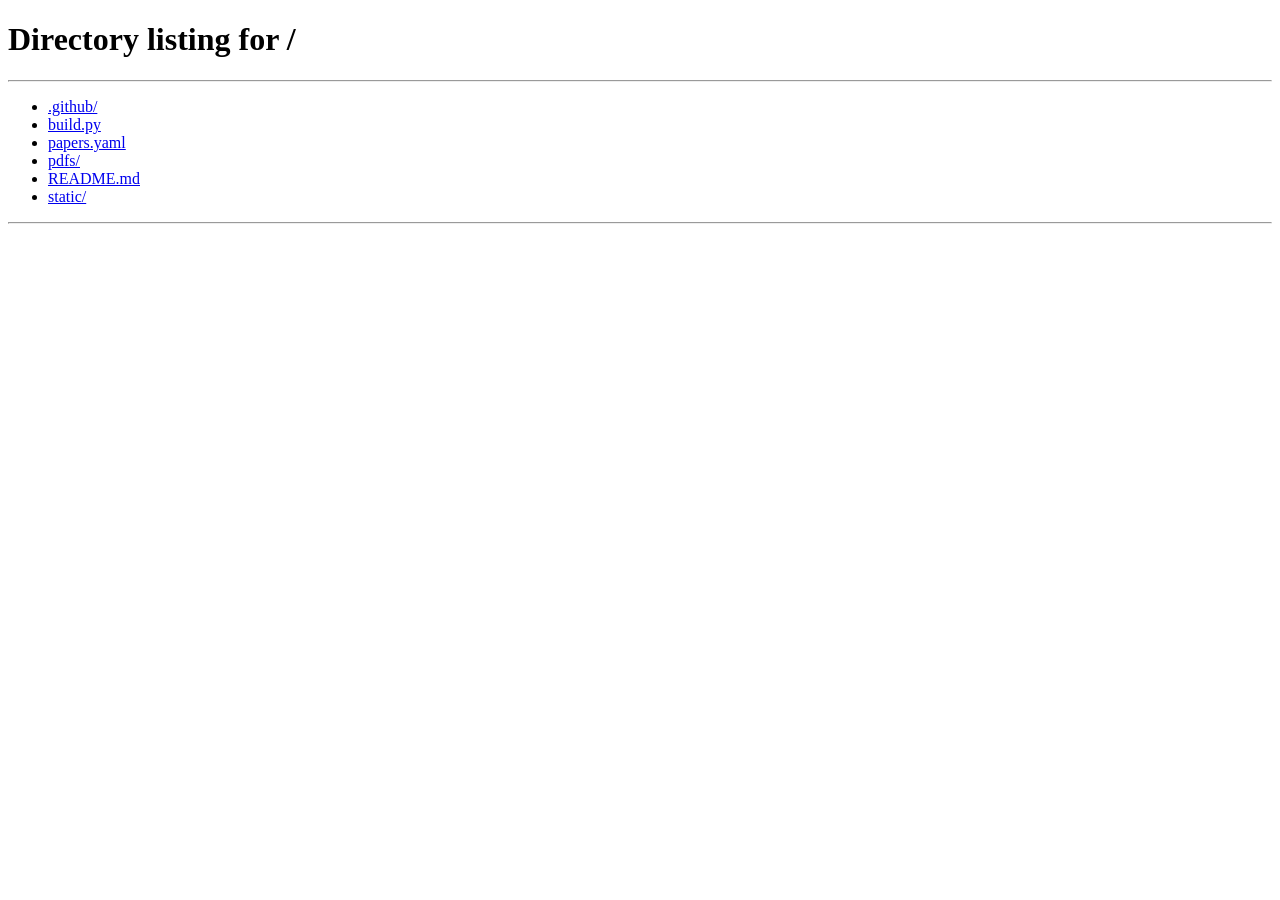
<file: static/contact/index.html>
<!DOCTYPE html>
<html lang="en-GB">
<head>
<meta charset="utf-8">
<title>Moved — Benjamin J. Griffiths</title>
<meta name="robots" content="noindex">
<link rel="canonical" href="https://www.benjaminjamesgriffiths.com/">
<meta http-equiv="refresh" content="0; url=/">
</head>
<body>
<p>This page has moved to <a href="/">benjaminjamesgriffiths.com</a>.</p>
</body>
</html>
</file>
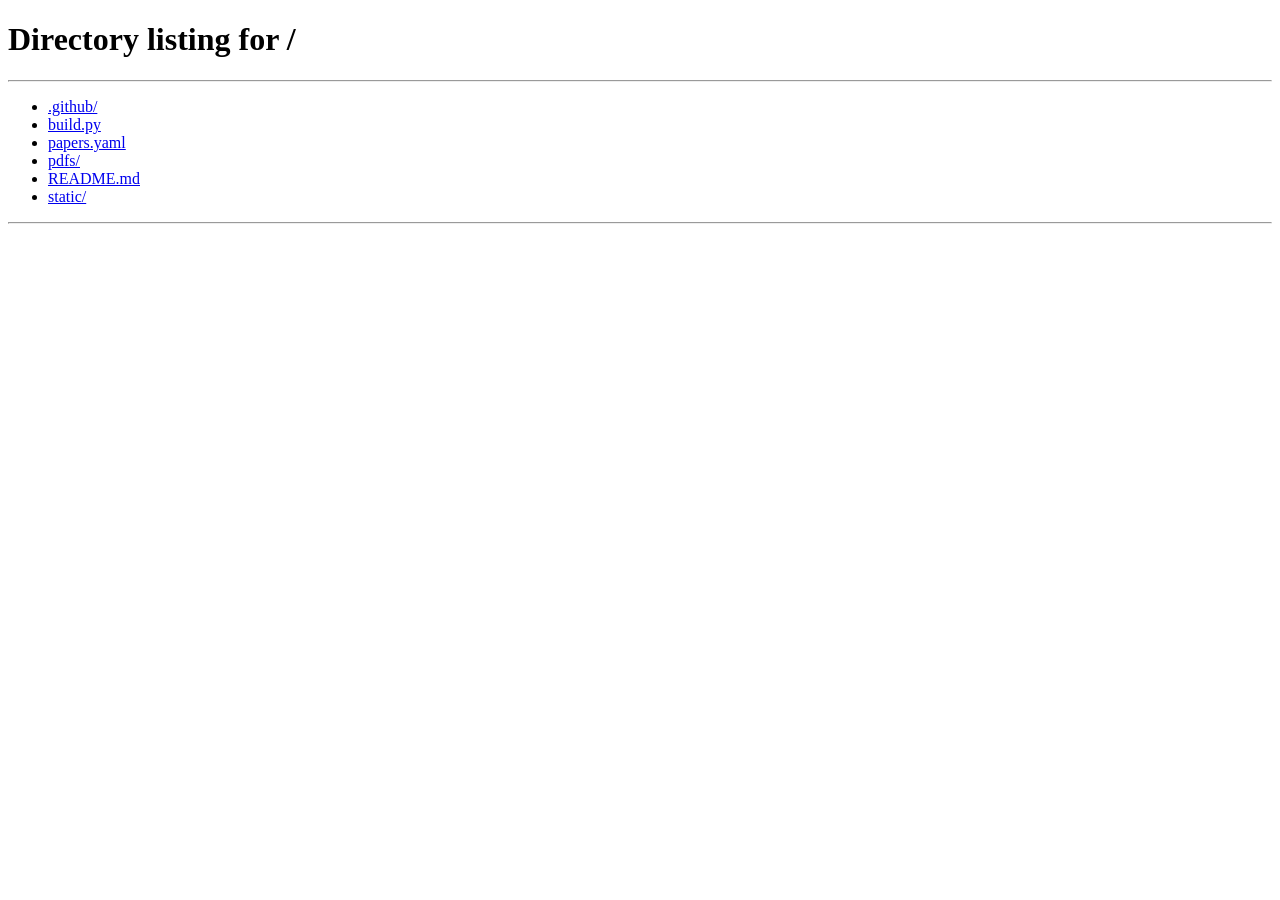
<file: static/publications/index.html>
<!DOCTYPE html>
<html lang="en-GB">
<head>
<meta charset="utf-8">
<title>Moved — Benjamin J. Griffiths</title>
<meta name="robots" content="noindex">
<link rel="canonical" href="https://www.benjaminjamesgriffiths.com/#papers">
<meta http-equiv="refresh" content="0; url=/#papers">
</head>
<body>
<p>This page has moved to <a href="/#papers">benjaminjamesgriffiths.com</a>.</p>
</body>
</html>
</file>
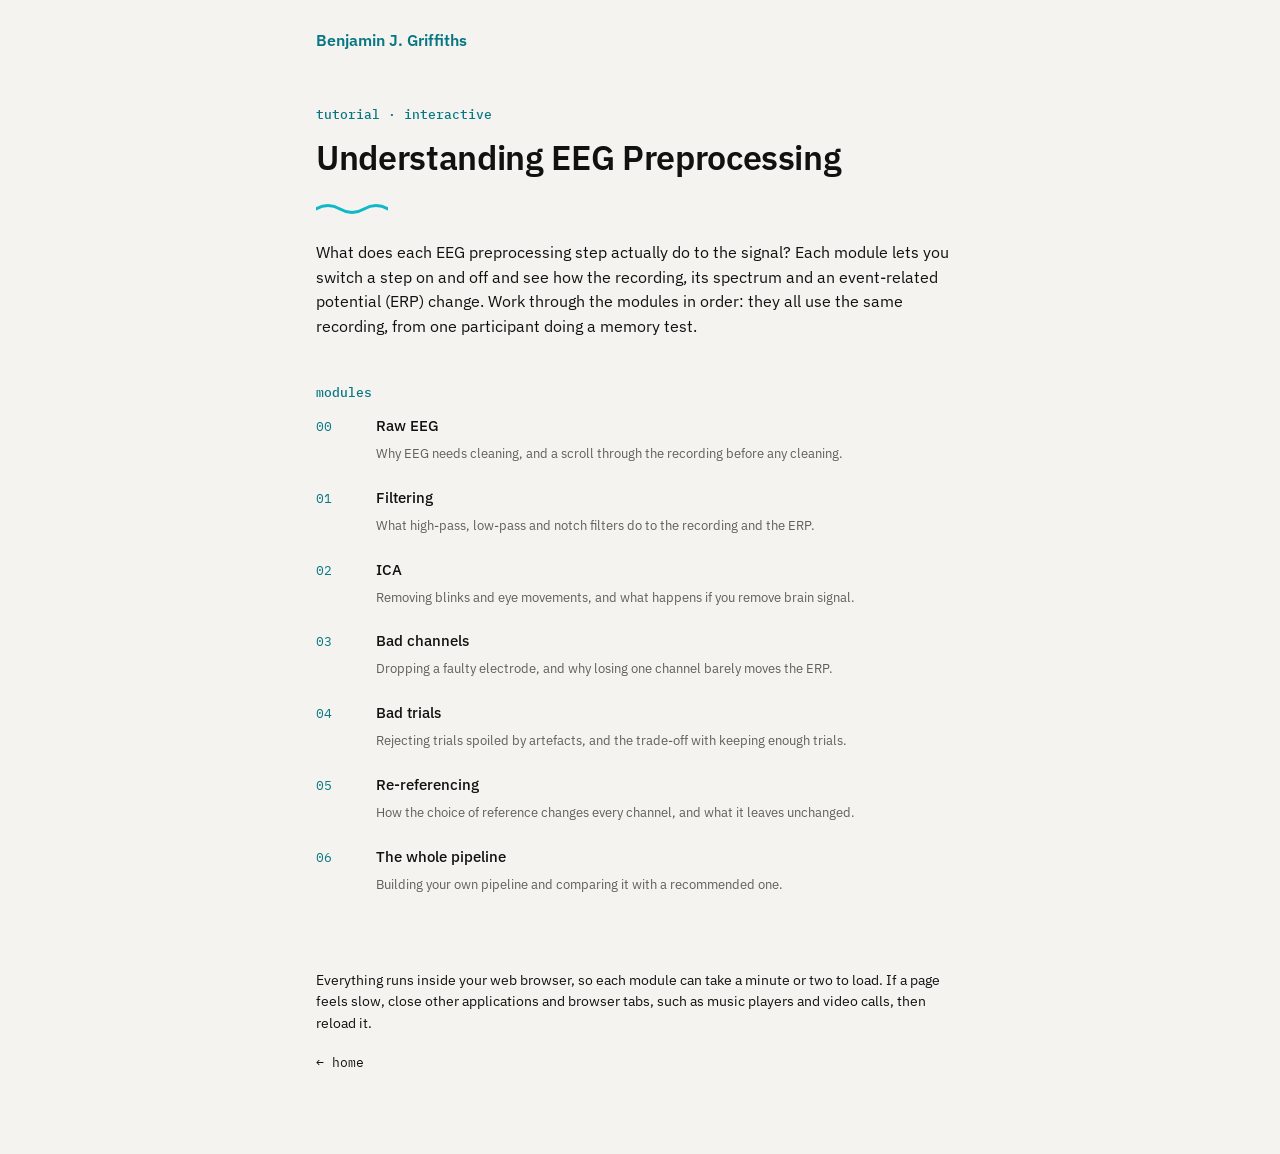
<file: static/tutorials/understanding-eeg-preprocessing/index.html>
<!DOCTYPE html>
<html lang="en-GB">
<head>
<meta charset="utf-8">
<meta name="viewport" content="width=device-width, initial-scale=1">
<title>Understanding EEG Preprocessing | Benjamin J. Griffiths</title>
<meta name="description" content="An interactive tutorial on what each EEG preprocessing step does to the signal.">
<link rel="preconnect" href="https://fonts.googleapis.com">
<link rel="preconnect" href="https://fonts.gstatic.com" crossorigin>
<link href="https://fonts.googleapis.com/css2?family=IBM+Plex+Mono:wght@400;500&family=IBM+Plex+Sans:ital,wght@0,400;0,500;0,600;1,400&display=swap" rel="stylesheet">
<link rel="stylesheet" href="../../assets/style.css">
<link rel="icon" href="../../assets/favicon.svg" type="image/svg+xml">
</head>
<body class="paper">
<header class="top"><a class="wordmark" href="../../">Benjamin J. Griffiths</a></header>
<main class="article">
  <p class="label">tutorial · interactive</p>
  <h1>Understanding EEG Preprocessing</h1>
  <div class="wave" aria-hidden="true"><svg viewBox="0 0 192 14" preserveAspectRatio="none">
<path d="M0 7 Q12 0 24 7 T48 7 T72 7 T96 7 T120 7 T144 7 T168 7 T192 7"/></svg></div>

  <p class="abstract">What does each EEG preprocessing step actually do to the signal? Each
  module lets you switch a step on and off and see how the recording, its spectrum and an
  event-related potential (ERP) change. Work through the modules in order: they all use the
  same recording, from one participant doing a memory test.</p>

  <h2 class="label">modules</h2>
  <ul class="papers">
    <li>
      <span class="yr">00</span>
      <div>
        <a class="ttl" href="00_raw_eeg.html">Raw EEG</a>
        <span class="meta">Why EEG needs cleaning, and a scroll through the recording before any cleaning.</span>
      </div>
    </li>
    <li>
      <span class="yr">01</span>
      <div>
        <a class="ttl" href="01_filtering.html">Filtering</a>
        <span class="meta">What high-pass, low-pass and notch filters do to the recording and the ERP.</span>
      </div>
    </li>
    <li>
      <span class="yr">02</span>
      <div>
        <a class="ttl" href="02_ica.html">ICA</a>
        <span class="meta">Removing blinks and eye movements, and what happens if you remove brain signal.</span>
      </div>
    </li>
    <li>
      <span class="yr">03</span>
      <div>
        <a class="ttl" href="03_bad_channels.html">Bad channels</a>
        <span class="meta">Dropping a faulty electrode, and why losing one channel barely moves the ERP.</span>
      </div>
    </li>
    <li>
      <span class="yr">04</span>
      <div>
        <a class="ttl" href="04_bad_trials.html">Bad trials</a>
        <span class="meta">Rejecting trials spoiled by artefacts, and the trade-off with keeping enough trials.</span>
      </div>
    </li>
    <li>
      <span class="yr">05</span>
      <div>
        <a class="ttl" href="05_reference.html">Re-referencing</a>
        <span class="meta">How the choice of reference changes every channel, and what it leaves unchanged.</span>
      </div>
    </li>
    <li>
      <span class="yr">06</span>
      <div>
        <a class="ttl" href="06_pipeline.html">The whole pipeline</a>
        <span class="meta">Building your own pipeline and comparing it with a recommended one.</span>
      </div>
    </li>
  </ul>

  <p class="cite">Everything runs inside your web browser, so each module can take a minute or
  two to load. If a page feels slow, close other applications and browser tabs, such as music
  players and video calls, then reload it.</p>

  <p class="back"><a href="../../">← home</a></p>
</main>
</body>
</html>
</file>
<file: static/assets/style.css>
*, *::before, *::after { margin: 0; padding: 0; box-sizing: border-box; }

:root {
  --teal:      #0CB8C9;  /* decorative only (wave) */
  --teal-text: #077883;  /* text and links: passes WCAG AA at any size */
  --dark:      #111110;
  --light:     #F4F3EF;
  --muted:     #5F5F5A;
  --line:      rgba(0,0,0,0.10);
  --sans: 'IBM Plex Sans', system-ui, sans-serif;
  --mono: 'IBM Plex Mono', ui-monospace, monospace;
}

html { -webkit-text-size-adjust: 100%; }
body {
  background: var(--light);
  color: var(--dark);
  font-family: var(--sans);
  line-height: 1.55;
}
a { color: inherit; }
a:focus-visible { outline: 2px solid var(--teal-text); outline-offset: 3px; border-radius: 2px; }

/* ─── Layout ─────────────────────────────────────────────── */
.page {
  max-width: 760px;
  margin: 0 auto;
  padding: 64px 56px 72px;
  animation: fadeUp 0.7s ease both;
}
@keyframes fadeUp {
  from { opacity: 0; transform: translateY(18px); }
  to   { opacity: 1; transform: translateY(0); }
}

.intro { display: flex; align-items: flex-start; justify-content: space-between; gap: 24px; }
.headshot {
  width: 144px; height: 144px; flex-shrink: 0;
  object-fit: cover; object-position: center 25%;
  border-radius: 12px;
  filter: grayscale(15%) contrast(1.04);
  display: block;
}

/* ─── Name block ─────────────────────────────────────────── */
.name {
  font-size: 22px;
  font-weight: 600;
  line-height: 1.2;
  letter-spacing: -0.01em;
  color: var(--teal-text);
  margin-bottom: 6px;
}
.role { font-size: 15px; line-height: 1.5; }
.role span { display: block; color: var(--muted); }
.email { font-family: var(--mono); font-size: 14px; margin-top: 8px; }
.email a { color: var(--teal-text); text-decoration: none; border-bottom: 1px solid var(--teal); }
.email a:hover { color: var(--dark); }

/* The rule from the music site, as an oscillation */
.wave { width: 72px; height: 14px; overflow: hidden; margin: 24px 0; }
.wave svg { width: 192px; height: 14px; display: block; animation: drift 2.4s linear infinite; }
.wave path { fill: none; stroke: var(--teal); stroke-width: 3; stroke-linecap: round; }
@keyframes drift { to { transform: translateX(-48px); } }

/* ─── Profile links ──────────────────────────────────────── */
.links {
  display: flex; flex-wrap: wrap;
  gap: 6px 0;
  font-family: var(--mono); font-size: 14px;
  margin-bottom: 40px;
}
.links a { text-decoration: none; color: var(--dark); }
.links a + a::before { content: "/"; color: var(--muted); margin: 0 10px; }
.links a:hover { color: var(--teal-text); text-decoration: underline; text-underline-offset: 3px; }

.bio { font-size: 16px; max-width: 34em; margin-bottom: 52px; }

/* ─── Section label ──────────────────────────────────────── */
.label {
  font-family: var(--mono);
  font-size: 13px; font-weight: 500;
  color: var(--teal-text);
  margin-bottom: 12px;
}

/* ─── Paper list ─────────────────────────────────────────── */
.papers { list-style: none; margin-bottom: 52px; }
.papers li {
  display: flex; align-items: baseline; gap: 20px;
  padding: 0 0 22px;
}
.papers li.new-yr:not(:first-child) { margin-top: 14px; }
.yr {
  font-family: var(--mono);
  color: var(--teal-text);
  font-size: 13px;
  min-width: 40px; flex-shrink: 0;
}
.ttl {
  display: block;
  font-size: 15px; font-weight: 500; line-height: 1.4;
  text-decoration: none;
  margin-bottom: 4px;
}
.ttl:hover { color: var(--teal-text); text-decoration: underline; text-underline-offset: 3px; }
.meta { font-size: 13px; color: var(--muted); }
.meta .jn { font-style: normal; }
.meta .tag { font-family: var(--mono); font-size: 12px; color: var(--teal-text); text-decoration: none; }
.meta .tag:hover { text-decoration: underline; }
#papers, #tutorials {
  font-family: var(--sans);
  font-size: 22px; font-weight: 600;
  letter-spacing: -0.01em;
  text-transform: capitalize;
  margin: 0 0 20px;
}
footer { font-family: var(--mono); font-size: 12px; color: var(--muted); }

/* ─── Paper pages (for search engines; reached via "abstract") ─ */
.top { max-width: 760px; margin: 0 auto; padding: 28px 56px; }
.wordmark { font-weight: 600; font-size: 16px; color: var(--teal-text); text-decoration: none; }
.wordmark:hover { text-decoration: underline; text-underline-offset: 3px; }
.article { max-width: 760px; margin: 0 auto; padding: 24px 56px 80px; animation: fadeUp 0.6s ease both; }
.article h1 {
  font-size: clamp(24px, 3vw, 34px);
  font-weight: 600; line-height: 1.2;
  letter-spacing: -0.01em;
  margin-bottom: 14px;
}
.authors { font-size: 15px; color: #33332f; }
.authors strong { color: var(--dark); font-weight: 600; }

.btns { display: flex; flex-wrap: wrap; gap: 10px; margin-bottom: 44px; }
.btn {
  font-family: var(--mono); font-size: 13px;
  text-decoration: none;
  padding: 8px 14px;
  border: 1.5px solid var(--dark);
  transition: background .2s, color .2s, border-color .2s;
}
.btn:hover { background: var(--dark); color: var(--light); }
.btn.primary { background: var(--teal-text); border-color: var(--teal-text); color: #fff; }
.btn.primary:hover { background: var(--dark); border-color: var(--dark); }

.abstract { font-size: 16px; margin-bottom: 44px; }
.cite { font-size: 14px; margin-bottom: 14px; overflow-wrap: anywhere; }
details { font-size: 13px; margin-bottom: 48px; }
summary { cursor: pointer; font-family: var(--mono); font-size: 13px; color: var(--teal-text); }
pre {
  margin-top: 12px; padding: 16px;
  background: #EAE9E4; overflow-x: auto;
  font-family: var(--mono); font-size: 12px; line-height: 1.5;
}
.back a { font-family: var(--mono); font-size: 13px; text-decoration: none; }
.back a:hover { color: var(--teal-text); text-decoration: underline; }

/* ─── Mobile ─────────────────────────────────────────────── */
@media (max-width: 720px) {
  .page      { padding: 36px 16px 56px; }
  .headshot  { width: 104px; height: 104px; border-radius: 10px; }
  .papers li { gap: 14px; }
  .top       { padding: 20px 16px; }
  .article   { padding: 12px 16px 64px; }
}

@media (prefers-reduced-motion: reduce) {
  .page, .article, .wave svg { animation: none; }
}

@media print {
  .wave, .links, .btns { display: none; }
}
</file>
